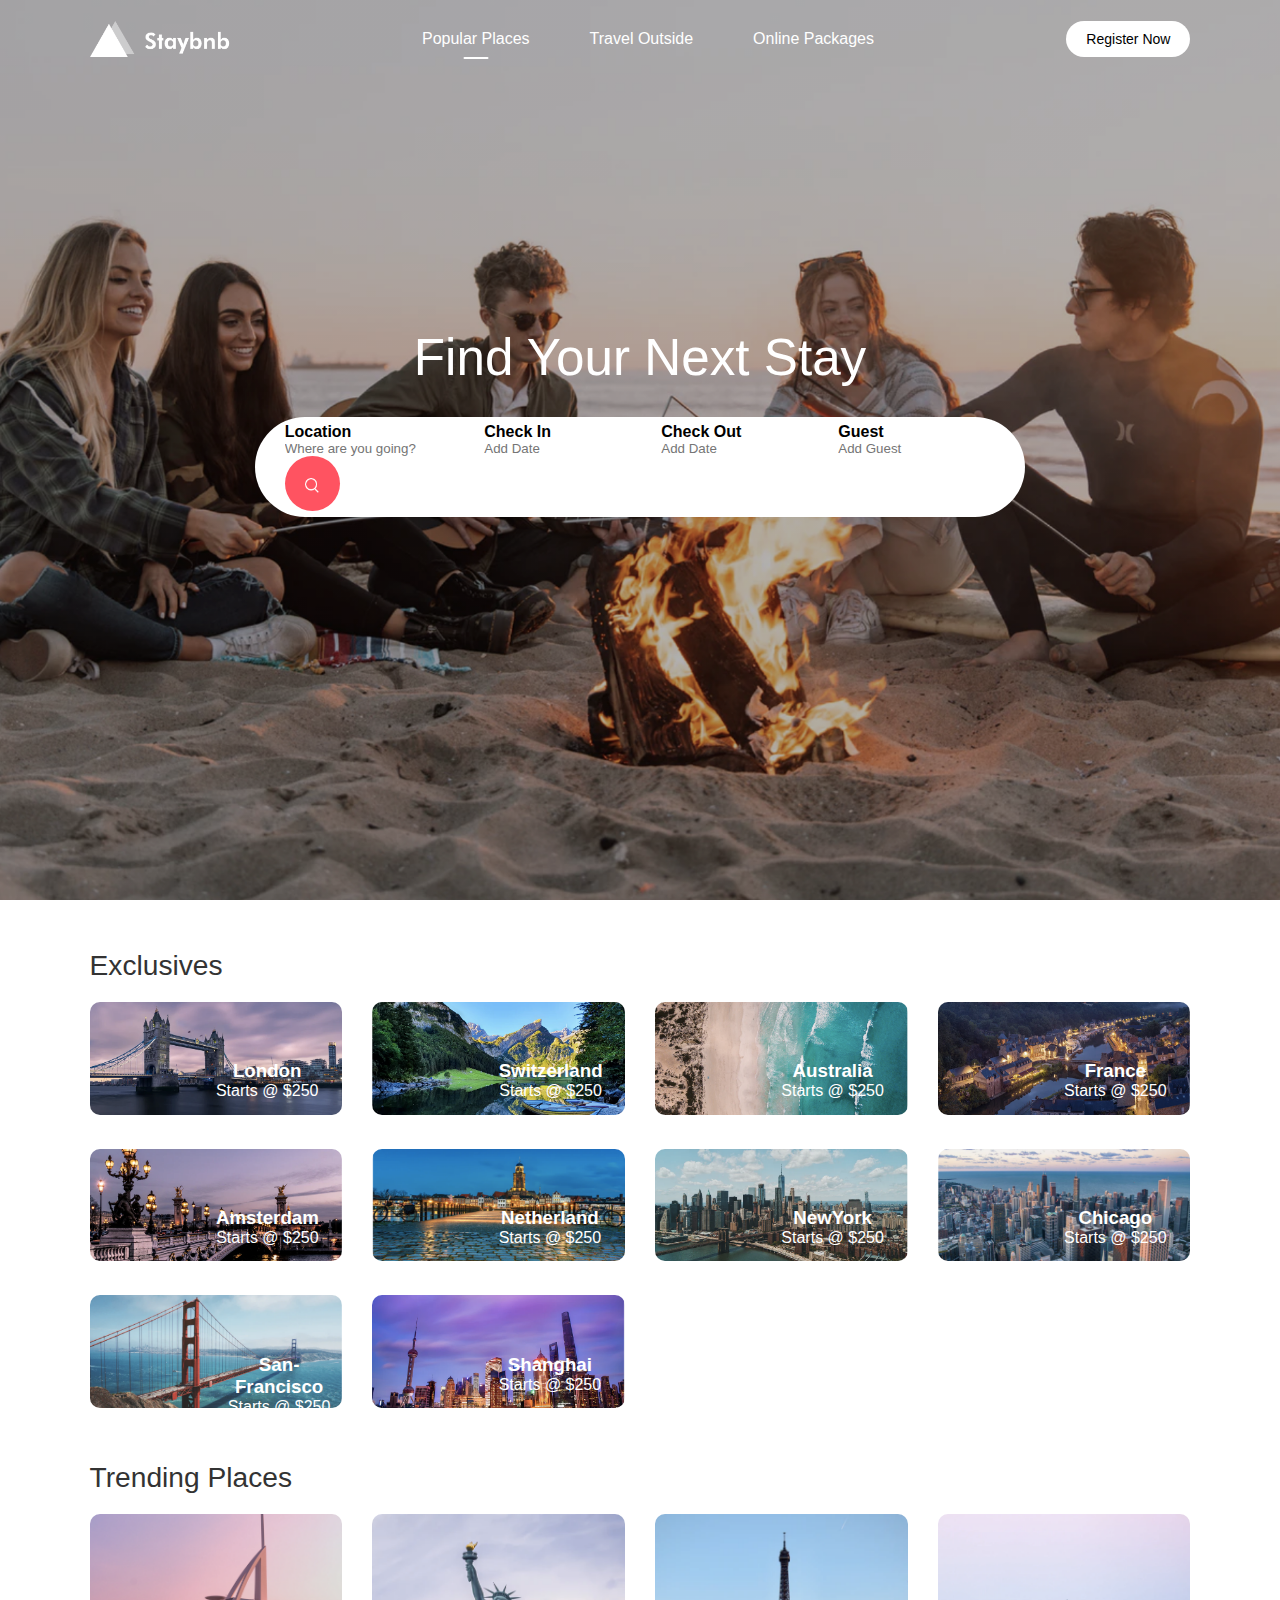
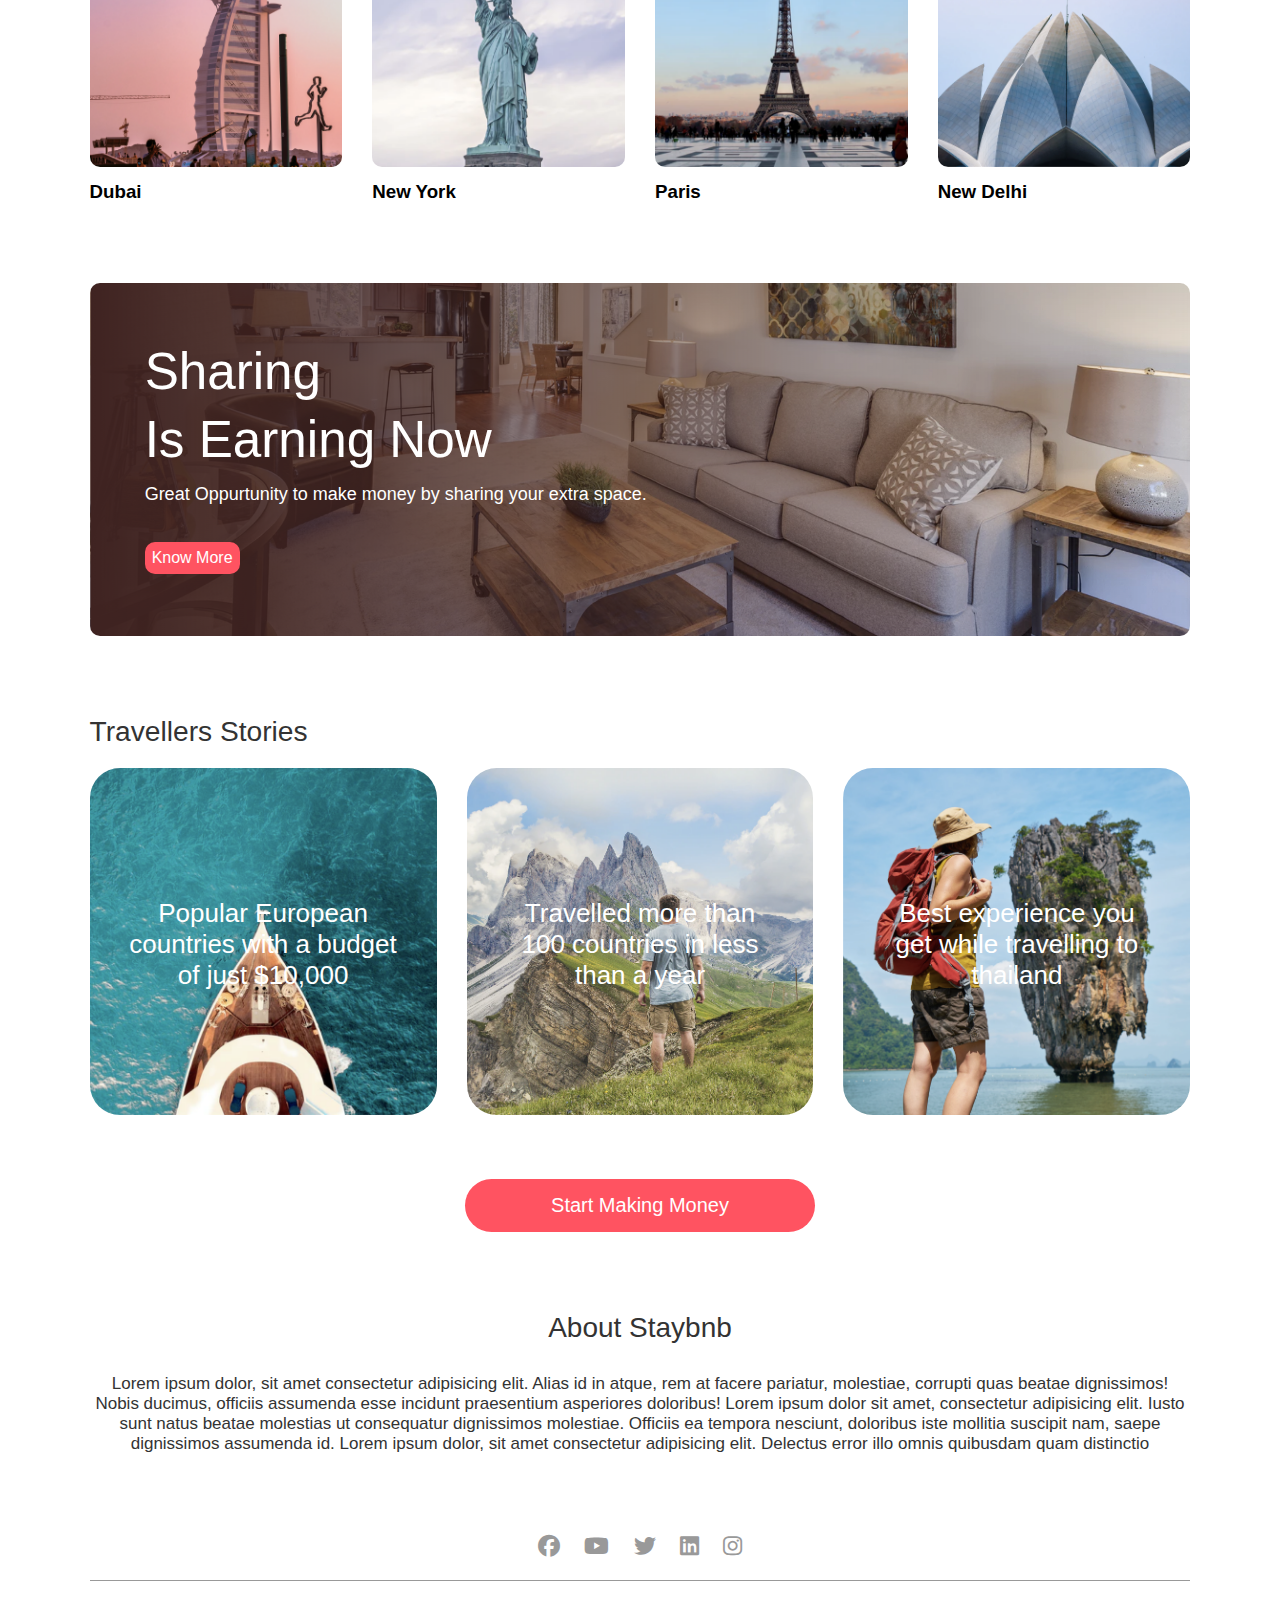
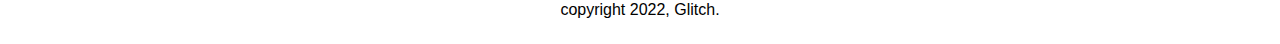
<file: index.html>
<!DOCTYPE html>
<html lang="en">
<head>
    <meta charset="UTF-8">
    <meta http-equiv="X-UA-Compatible" content="IE=edge">
    <meta name="viewport" content="width=device-width, initial-scale=1.0">
    <link rel="stylesheet" href="style.css">
    <link rel="stylesheet" href="https://cdnjs.cloudflare.com/ajax/libs/font-awesome/6.2.1/css/all.min.css">
    <title>Vacation-Home</title>
</head>
<body>
    <div class="header">
        <nav id="navBar">
            <img src="images/logo.png"  class="logo">
            <ul class="nav-link">
                <li><a href="#" class="active">Popular Places</a></li>
                <li><a href="#">Travel Outside</a></li>
                <li><a href="#">Online Packages</a></li>
            </ul>
            <a href="#" class="register-btn">Register Now</a>
            <i class="fa-solid fa-bars" onclick="togglebtn()"></i>
        </nav>
        <div class="container">
            <h1>Find Your Next Stay</h1>
            <div class="search-bar">
                <form>
                    <div class="location-input">
                        <label>Location</label>
                        <input type="text" placeholder="Where are you going?">
                    </div>
                    <div>
                        <label>Check In</label>
                        <input type="text" placeholder="Add Date">
                    </div>
                    <div>
                        <label>Check Out</label>
                        <input type="text" placeholder="Add Date">
                    </div>
                    <div>
                        <label>Guest</label>
                        <input type="text" placeholder="Add Guest">
                    </div>
                    <button type="submit"><img src="images/search.png"></button>
                </form>
            </div>
        </div>
    </div>

    <div class="container">
        <h2 class="sub-title">Exclusives</h2>
        <div class="exclusive">
            <div>
                <img src="images/image-1.png">
                <span>
                    <h3>London</h3>
                    <p>Starts @ $250</p>
                </span>
            </div>
            <div>
                <img src="images/image-2.png">
                <span>
                    <h3>Switzerland</h3>
                    <p>Starts @ $250</p>
                </span>
            </div>
            <div>
                <img src="images/image-3.png">
                <span>
                    <h3>Australia</h3>
                    <p>Starts @ $250</p>
                </span>
            </div>
            <div>
                <img src="images/image-4.png">
                <span>
                    <h3>France</h3>
                    <p>Starts @ $250</p>
                </span>
            </div>
            <div>
                <img src="images/image-5.png">
                <span>
                    <h3>Amsterdam</h3>
                    <p>Starts @ $250</p>
                </span>
            </div>
            <div>
                <img src="images/image-6.png">
                <span>
                    <h3>Netherland</h3>
                    <p>Starts @ $250</p>
                </span>
            </div>
            <div>
                <img src="images/image-7.png">
                <span>
                    <h3>NewYork</h3>
                    <p>Starts @ $250</p>
                </span>
            </div>
            <div>
                <img src="images/image-8.png">
                <span>
                    <h3>Chicago</h3>
                    <p>Starts @ $250</p>
                </span>
            </div>
            <div>
                <img src="images/image-9.png">
                <span>
                    <h3>San-Francisco</h3>
                    <p>Starts @ $250</p>
                </span>
            </div>
            <div>
                <img src="images/image-10.png">
                <span>
                    <h3>Shanghai</h3>
                    <p>Starts @ $250</p>
                </span>
            </div>
        </div>


        <h2 class="sub-title">Trending Places</h2>
        <div class="trending">
            <div>
                <img src="images/dubai.png">
                <h3>Dubai</h3>
            </div>
            <div>
                <img src="images/new-york.png">
                <h3>New York</h3>
            </div>  
            <div>
                <img src="images/paris.png">
                <h3>Paris</h3>
            </div>
            <div>
                <img src="images/new-delhi.png">
                <h3>New Delhi</h3>
            </div>
        </div>

        <div class="cta">
            <h3>Sharing <br>Is Earning Now</h3>
            <p>Great Oppurtunity to make money by sharing your extra space.</p>
            <a href="#" class="cta-btn">Know More</a>
        </div>

        <div class="sub-title">Travellers Stories</div>
        <div class="stories">
            <div>
                <img src="images/story-1.png">
                <p>Popular European countries with a budget of just $10,000</p>
            </div>
            <div>
                <img src="images/story-2.png">
                <p>Travelled more than 100 countries in less than a year</p>
            </div>
            <div>
                <img src="images/story-3.png">
                <p>Best experience you get while travelling to thailand</p>
            </div>
        </div>
        <a href="#" class="start-btn">Start Making Money</a>

        <div class="about-msg">
            <h2>About Staybnb</h2>
            <p>Lorem ipsum dolor, sit amet consectetur adipisicing elit. Alias id in atque, rem at facere pariatur, molestiae, 
                corrupti quas beatae dignissimos! Nobis ducimus, officiis assumenda esse incidunt praesentium asperiores doloribus!
                Lorem ipsum dolor sit amet, consectetur adipisicing elit. Iusto sunt natus beatae molestias ut consequatur dignissimos
                 molestiae. Officiis ea tempora nesciunt, doloribus iste mollitia suscipit nam, saepe dignissimos assumenda id.
                 Lorem ipsum dolor, sit amet consectetur adipisicing elit. Delectus error illo omnis quibusdam quam distinctio 
            </p>
        </div>

        <div class="footer">
            <a href="https://facebook.com/"><i class="fa-brands fa-facebook"></i></a>
            <a href="https://youtube.com/"><i class="fa-brands fa-youtube"></i></a>
            <a href="https://twitter.com/"><i class="fa-brands fa-twitter"></i></a>
            <a href="https://linkedin.com/"><i class="fa-brands fa-linkedin"></i></a>
            <a href="https://instagram.com/"><i class="fa-brands fa-instagram"></i></a>
            <hr>
            <p>copyright 2022, Glitch.</p>
        </div>
    </div>

    <script>
        var navBar = document.getElementById("navBar");
        function togglebtn(){
            navBar.classList.toggle("hidemenu")
        }
    </script>
</body>
</html>
</file>
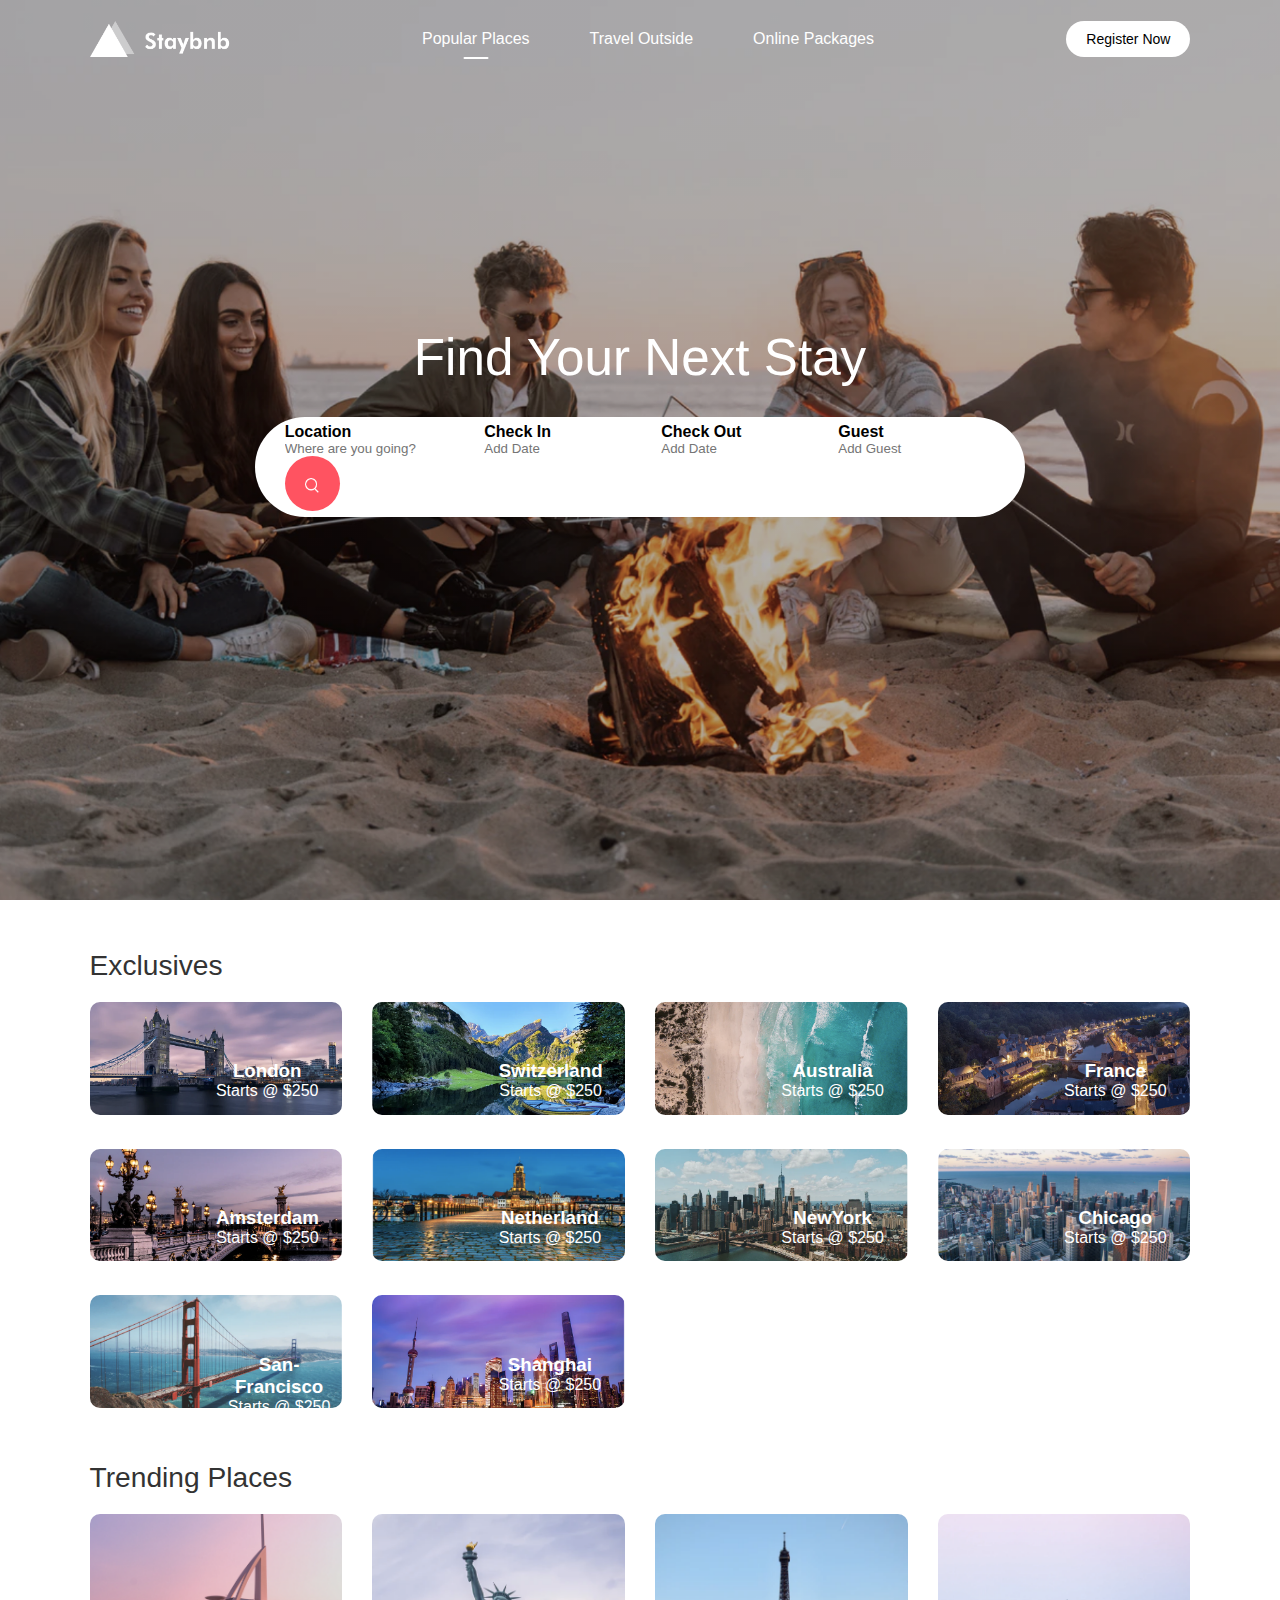
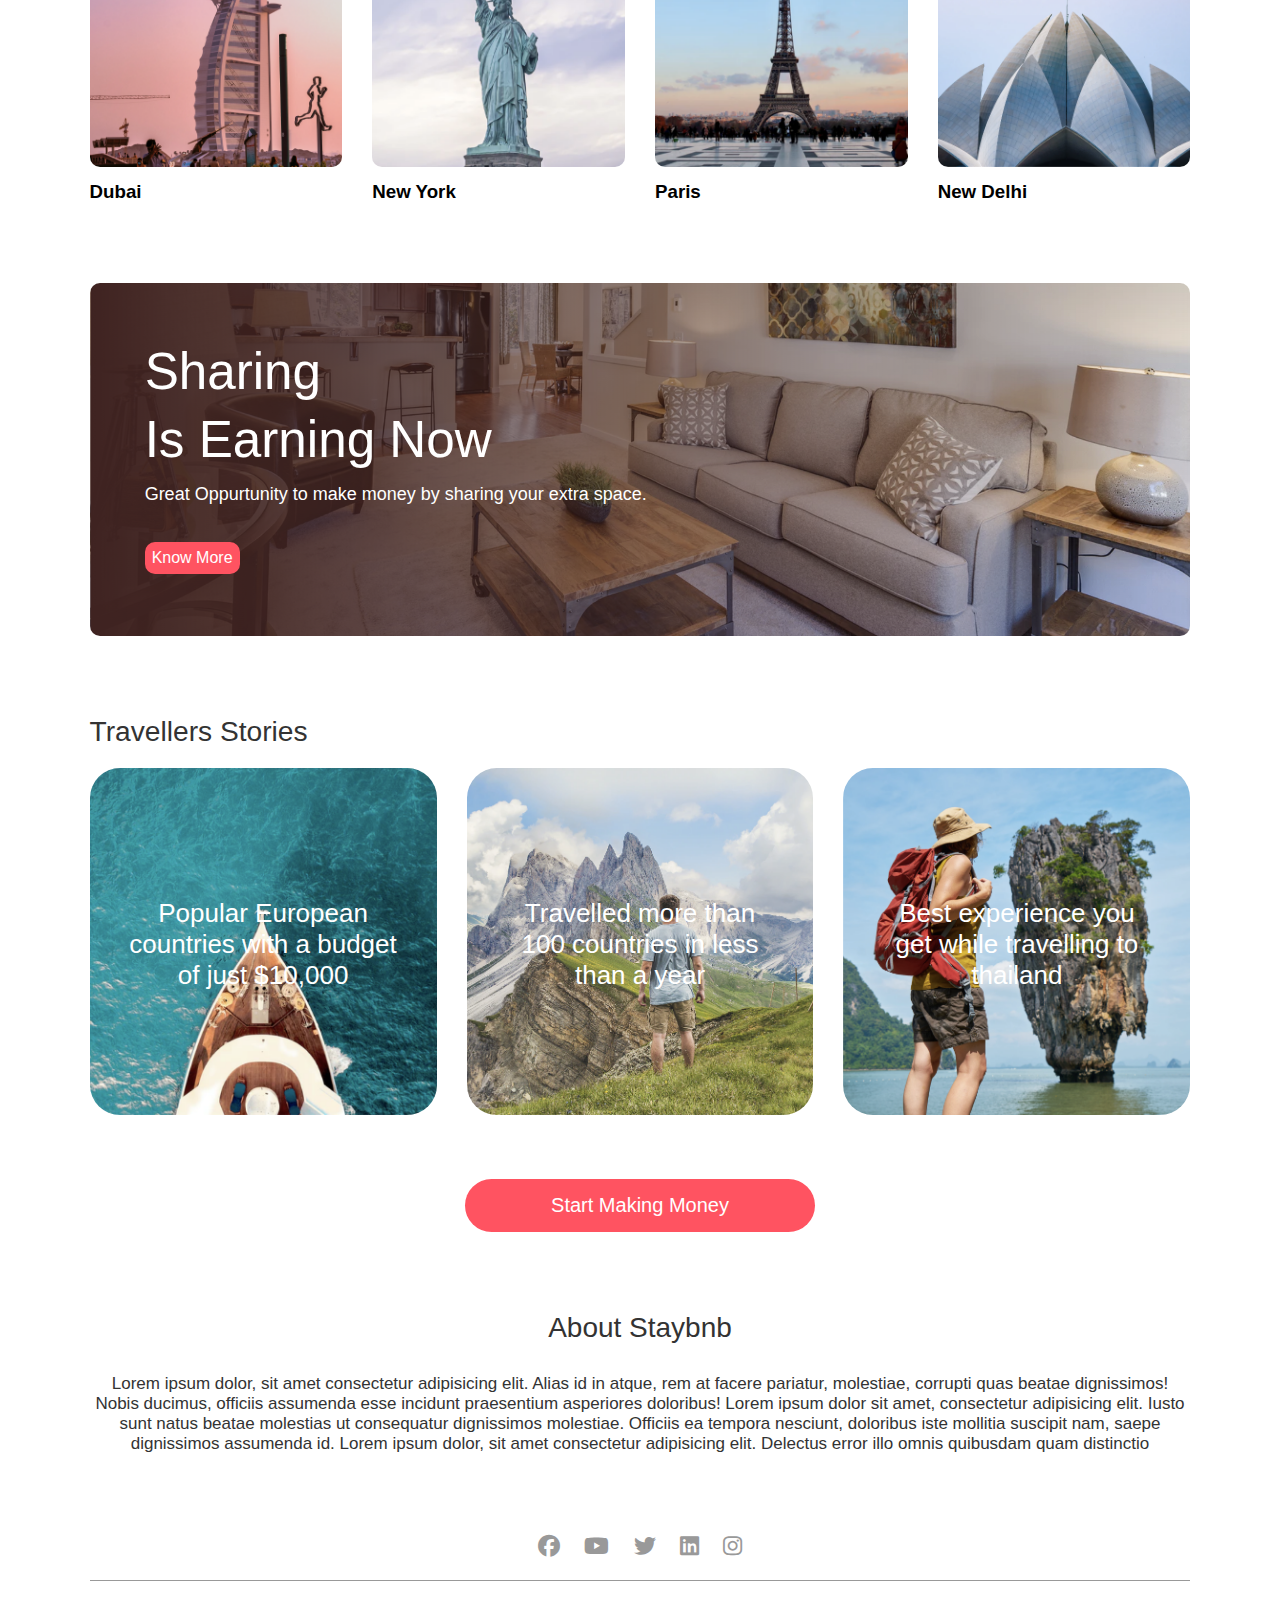
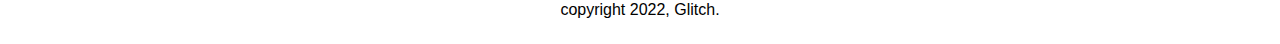
<file: home.html>
<!DOCTYPE html>
<html lang="en">
<head>
    <meta charset="UTF-8">
    <meta http-equiv="X-UA-Compatible" content="IE=edge">
    <meta name="viewport" content="width=device-width, initial-scale=1.0">
    <link rel="stylesheet" href="style.css">
    <link rel="stylesheet" href="https://cdnjs.cloudflare.com/ajax/libs/font-awesome/6.2.1/css/all.min.css">
    <title>Vacation-Home</title>
</head>
<body>
    <div class="header">
        <nav id="navBar">
            <img src="images/logo.png"  class="logo">
            <ul class="nav-link">
                <li><a href="#" class="active">Popular Places</a></li>
                <li><a href="#">Travel Outside</a></li>
                <li><a href="#">Online Packages</a></li>
            </ul>
            <a href="#" class="register-btn">Register Now</a>
            <i class="fa-solid fa-bars" onclick="togglebtn()"></i>
        </nav>
        <div class="container">
            <h1>Find Your Next Stay</h1>
            <div class="search-bar">
                <form>
                    <div class="location-input">
                        <label>Location</label>
                        <input type="text" placeholder="Where are you going?">
                    </div>
                    <div>
                        <label>Check In</label>
                        <input type="text" placeholder="Add Date">
                    </div>
                    <div>
                        <label>Check Out</label>
                        <input type="text" placeholder="Add Date">
                    </div>
                    <div>
                        <label>Guest</label>
                        <input type="text" placeholder="Add Guest">
                    </div>
                    <button type="submit"><img src="images/search.png"></button>
                </form>
            </div>
        </div>
    </div>

    <div class="container">
        <h2 class="sub-title">Exclusives</h2>
        <div class="exclusive">
            <div>
                <img src="images/image-1.png">
                <span>
                    <h3>London</h3>
                    <p>Starts @ $250</p>
                </span>
            </div>
            <div>
                <img src="images/image-2.png">
                <span>
                    <h3>Switzerland</h3>
                    <p>Starts @ $250</p>
                </span>
            </div>
            <div>
                <img src="images/image-3.png">
                <span>
                    <h3>Australia</h3>
                    <p>Starts @ $250</p>
                </span>
            </div>
            <div>
                <img src="images/image-4.png">
                <span>
                    <h3>France</h3>
                    <p>Starts @ $250</p>
                </span>
            </div>
            <div>
                <img src="images/image-5.png">
                <span>
                    <h3>Amsterdam</h3>
                    <p>Starts @ $250</p>
                </span>
            </div>
            <div>
                <img src="images/image-6.png">
                <span>
                    <h3>Netherland</h3>
                    <p>Starts @ $250</p>
                </span>
            </div>
            <div>
                <img src="images/image-7.png">
                <span>
                    <h3>NewYork</h3>
                    <p>Starts @ $250</p>
                </span>
            </div>
            <div>
                <img src="images/image-8.png">
                <span>
                    <h3>Chicago</h3>
                    <p>Starts @ $250</p>
                </span>
            </div>
            <div>
                <img src="images/image-9.png">
                <span>
                    <h3>San-Francisco</h3>
                    <p>Starts @ $250</p>
                </span>
            </div>
            <div>
                <img src="images/image-10.png">
                <span>
                    <h3>Shanghai</h3>
                    <p>Starts @ $250</p>
                </span>
            </div>
        </div>


        <h2 class="sub-title">Trending Places</h2>
        <div class="trending">
            <div>
                <img src="images/dubai.png">
                <h3>Dubai</h3>
            </div>
            <div>
                <img src="images/new-york.png">
                <h3>New York</h3>
            </div>  
            <div>
                <img src="images/paris.png">
                <h3>Paris</h3>
            </div>
            <div>
                <img src="images/new-delhi.png">
                <h3>New Delhi</h3>
            </div>
        </div>

        <div class="cta">
            <h3>Sharing <br>Is Earning Now</h3>
            <p>Great Oppurtunity to make money by sharing your extra space.</p>
            <a href="#" class="cta-btn">Know More</a>
        </div>

        <div class="sub-title">Travellers Stories</div>
        <div class="stories">
            <div>
                <img src="images/story-1.png">
                <p>Popular European countries with a budget of just $10,000</p>
            </div>
            <div>
                <img src="images/story-2.png">
                <p>Travelled more than 100 countries in less than a year</p>
            </div>
            <div>
                <img src="images/story-3.png">
                <p>Best experience you get while travelling to thailand</p>
            </div>
        </div>
        <a href="#" class="start-btn">Start Making Money</a>

        <div class="about-msg">
            <h2>About Staybnb</h2>
            <p>Lorem ipsum dolor, sit amet consectetur adipisicing elit. Alias id in atque, rem at facere pariatur, molestiae, 
                corrupti quas beatae dignissimos! Nobis ducimus, officiis assumenda esse incidunt praesentium asperiores doloribus!
                Lorem ipsum dolor sit amet, consectetur adipisicing elit. Iusto sunt natus beatae molestias ut consequatur dignissimos
                 molestiae. Officiis ea tempora nesciunt, doloribus iste mollitia suscipit nam, saepe dignissimos assumenda id.
                 Lorem ipsum dolor, sit amet consectetur adipisicing elit. Delectus error illo omnis quibusdam quam distinctio 
            </p>
        </div>

        <div class="footer">
            <a href="https://facebook.com/"><i class="fa-brands fa-facebook"></i></a>
            <a href="https://youtube.com/"><i class="fa-brands fa-youtube"></i></a>
            <a href="https://twitter.com/"><i class="fa-brands fa-twitter"></i></a>
            <a href="https://linkedin.com/"><i class="fa-brands fa-linkedin"></i></a>
            <a href="https://instagram.com/"><i class="fa-brands fa-instagram"></i></a>
            <hr>
            <p>copyright 2022, Glitch.</p>
        </div>
    </div>

    <script>
        var navBar = document.getElementById("navBar");
        function togglebtn(){
            navBar.classList.toggle("hidemenu")
        }
    </script>
</body>
</html>
</file>
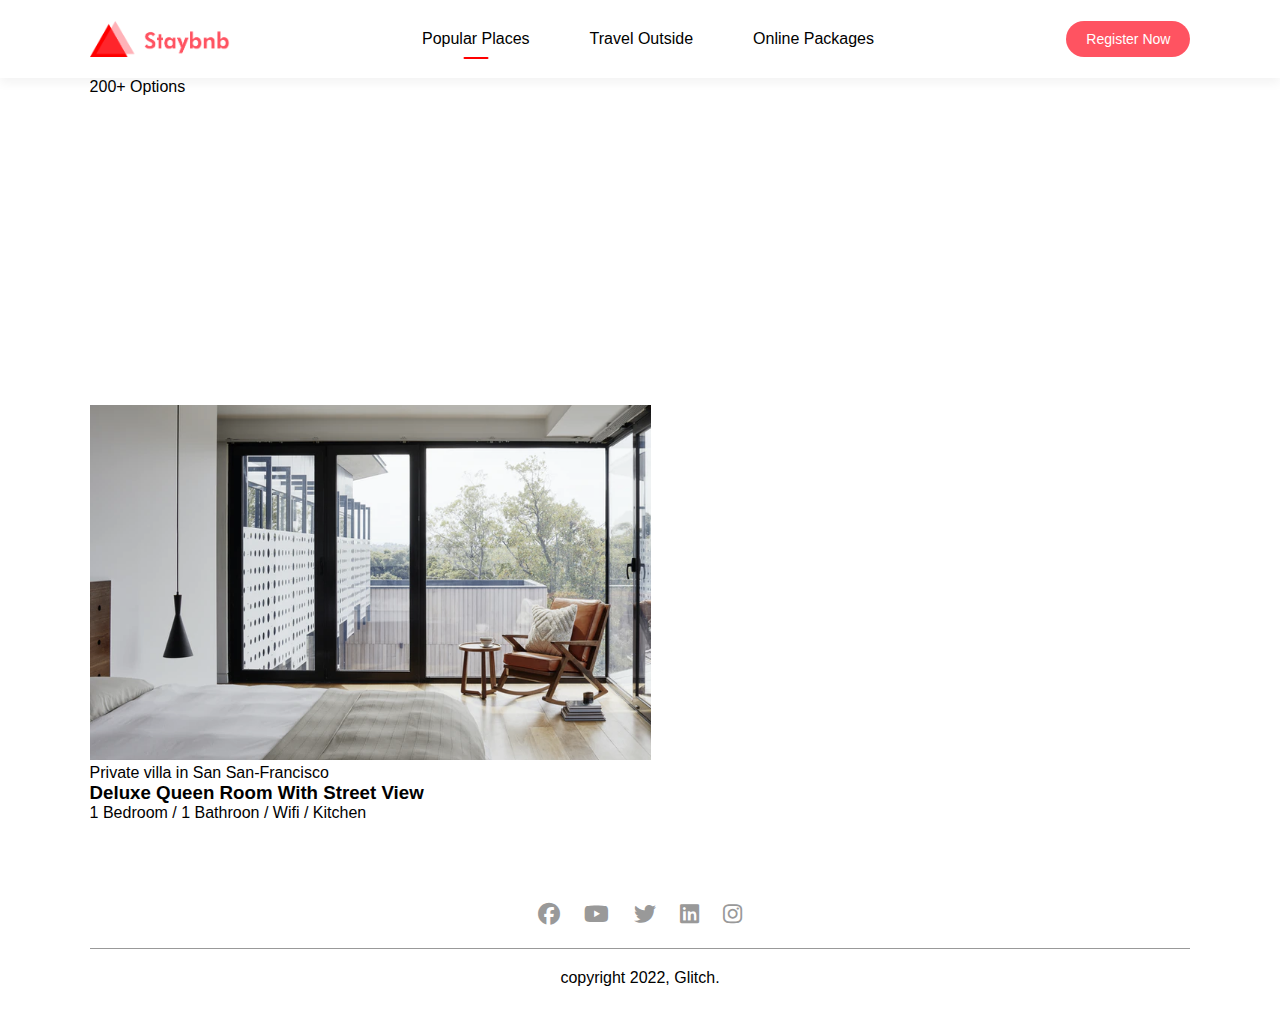
<file: listing.html>
<!DOCTYPE html>
<html lang="en">
<head>
    <meta charset="UTF-8">
    <meta http-equiv="X-UA-Compatible" content="IE=edge">
    <meta name="viewport" content="width=device-width, initial-scale=1.0">
    <link rel="stylesheet" href="style.css">
    <link rel="stylesheet" href="https://cdnjs.cloudflare.com/ajax/libs/font-awesome/6.2.1/css/all.min.css">
    <title>Vacation-Listing-Home</title>
</head>
<body>

    <nav id="navBar" class="navbar-white">
        <img src="images/logo-red.png"  class="logo">
        <ul class="nav-link">
            <li><a href="#" class="active">Popular Places</a></li>
            <li><a href="#">Travel Outside</a></li>
            <li><a href="#">Online Packages</a></li>
        </ul>
        <a href="#" class="register-btn">Register Now</a>
        <i class="fa-solid fa-bars" onclick="togglebtn()"></i>
    </nav>
    <div class="container">
        <div class="list-container">
            <div class="left-col">
                <p>200+ Options</p>
                <h1>Recommended Places in San San-Francisco</h1>
                <div class="house">
                    <div class="house-img">
                        <img src="images/image-s1.png">
                    </div>
                    <div class="house-info">
                        <p>Private villa in San San-Francisco</p>
                        <h3>Deluxe Queen Room With Street View </h3>
                        <p>1 Bedroom / 1 Bathroon / Wifi / Kitchen</p>
                    </div>
                </div>
            </div>
            <div class="right-col"></div>

        </div>








        <div class="footer">
            <a href="https://facebook.com/"><i class="fa-brands fa-facebook"></i></a>
            <a href="https://youtube.com/"><i class="fa-brands fa-youtube"></i></a>
            <a href="https://twitter.com/"><i class="fa-brands fa-twitter"></i></a>
            <a href="https://linkedin.com/"><i class="fa-brands fa-linkedin"></i></a>
            <a href="https://instagram.com/"><i class="fa-brands fa-instagram"></i></a>
            <hr>
            <p>copyright 2022, Glitch.</p>
        </div>
    </div>


    <script>
        var navBar = document.getElementById("navBar");
        function togglebtn(){
            navBar.classList.toggle("hidemenu")
        }
    </script>

    
</body>
</html>
</file>
<file: style.css>
*{
    margin: 0;
    padding: 0;
    box-sizing: border-box;
    font-family: 'poppins', sans-serif;
}

.header{
    min-height: 100vh;
    width: 100%;
    background-image: linear-gradient(rgba(0,0,0,0.3),rgba(0,0,0,0.3)), url(images/banner.png);
    background-size: cover;
    background-position: center;
}

nav{
    display: flex;
    align-items: center;
    justify-content: space-between;
    padding: 20px 7%;
    max-height: 100px;
    overflow: hidden;
    transition: max-height 0.5s;
}

.logo{
    width: 140px;
    cursor: pointer;
}

nav .nav-link{
    display: flex;
}

nav .nav-link li{
    list-style: none;
    display: inline-block;
    margin: 10px 30px;
}

nav .fa-bars{
    display: block;
    position: fixed;
    top: 4%;
    right: 7%;
    color: #fff;
    font-size: 28px;
}

.nav-link li a{
    text-decoration: none;
    color: white;
    
}

.register-btn{
    background-color: white;
    color: black;
    padding: 10px 20px;
    border-radius: 20px;
    text-decoration: none;
    font-size: 14px;
}

.container{
    padding: 0 7%;
}

.container h1{
    font-size: 4vw;
    font-weight: 500;
    color: white;
    text-align: center;
    padding-top: 250px;
}

.search-bar{
    background: white;
    width: 70%;
    margin: 30px auto;
    padding: 6px 10px 6px 30px;
    border-radius: 50px;
}


.search-bar form{
    display: flex;
    flex-wrap: wrap;
    align-items: center;
}

.search-bar form input{
    display: block;
    border: 0;
    outline: none;
    background: transparent;
}

.search-bar form button{
    background: #ff5361;
    width: 55px;
    height: 55px;
    border-radius: 60px;
    border: 0;
    outline: none;
    cursor: pointer;
}

.search-bar form button img{
    width: 14px;
    margin-top: 7px;
}

.location-input{
    flex: 1;
}

.search-bar form label{
    font-weight: 600;
}


/*-----------------EXCLUSIVES ----------- */

.sub-title{
    margin: 50px 0 20px;
    font-size: 2.2vw;
    font-weight: 500;
    color: #333;
}


.exclusive{
    display: grid;
    grid-template-columns: repeat(auto-fit, minmax(200px, 1fr));
    grid-gap: 30px;
}

.exclusive div img{
    width: 100%;
    border-radius: 10px;
}

.exclusive div{
    position: relative;
}

.exclusive div span{
    position: absolute;
    top: 50%;
    left: 50%;
    transform: translate(-50% -50%);
    text-align: center;
    color: white;
}

/*---------------Trending Places -------------------*/

.trending{
    display: grid;
    grid-template-columns: repeat(auto-fit, minmax(200px, 1fr));
    grid-gap: 30px;
    margin-bottom: 30px;
}

.trending div img{
    width: 100%;
    border-radius: 10px;
}


.trending h3{
    font-weight: 600;
    margin-top: 10px;
}

/* ------------ call to action ---------------- */

.cta{
    margin: 80px 0px;
    background-image: linear-gradient(to right, #3f2321, transparent), url(images/banner-2.png);
    background-size: cover;
    background-position: center;
    border-radius: 10px;
    padding: 5%;
    color: white;
}

.cta h3{
    font-size: 4vw;
    line-height: 5.3vw;
    font-weight: 500;
}

.cta p{
    font-size: 18px;
    margin: 10px 0 30px;
}

.cta-btn{
    background-color: #ff5361;
    color: white;
    text-decoration: none;
    margin: 7px 0;
    padding: 7px;
    border-radius: 10px;
    display: inline-block;
    transition: 0.5s;
}

.cta-btn:hover{
    background-color: blue;
    color: red;
}

/*---------------------Travellers Stories---------------*/

.stories{
    display: grid;
    grid-template-columns: repeat(auto-fit, minmax(200px, 1fr));
    grid-gap: 30px;
    margin-bottom: 30px;
}

.stories div img{
    width: 100%;
    border-radius: 30px;
}


.stories div{
    position: relative;
    text-align: center;
}


.stories p{
    width: 80%;
    position: absolute;
    top: 50%;
    left: 50%;
    transform: translate(-50%, -50%);
    color: white;
    font-size: 26px;
}

.start-btn{
    text-decoration: none;
    background-color: #ff5361;
    color: #fff;
    width: 80%;
    max-width: 350px;
    display: block;
    text-align: center;
    margin: 60px auto;
    padding: 15px;
    border-radius: 30px;
    font-size: 20px;
}

.about-msg{
    text-align: center;
    margin: 80px 0;
    color: #333;
    font-size: 17px;
}

.about-msg h2{
    margin-bottom: 30px;
    font-size: 28px;
    font-weight: 500;
}

.footer{
    margin: 80px 0 10px;
    text-align: center;
}

.footer a{
    text-decoration: none;
    color: #999;
    font-size: 22px;
    margin: 0 10px;
}

.footer hr{
    background-color: #999;
    height: 1px;
    width: 100%;
    border: 0;
    margin: 20px 0;
}

.footer p{
   padding-bottom: 15px;
}

.active{
    position: relative;
}

.active::after{
    content: '';
    background: #fff;
    width: 25px;
    height: 2px;
    position: absolute;
    left: 50%;
    transform: translateX(-50%);
    bottom: -12px;
    border-radius: 2px;
}

nav .fa-bars{
    display: none;
}
/*-----------FOR MEDIA QUERIES I.E FOR SMALLER SCREEN-------------*/

@media only screen and (max-width: 700px) {

    .logo{
        position: fixed;
        top: 4%;
        left: 7%;
    }

    nav{
        z-index: 100;
        padding: 100px 5% 0;
        position: fixed;
        top: 0;
        display: inline-block;
        width: 100%;
        text-align: right;
        background: black;
    }
    nav .nav-link{
        display: inline-block;
        margin: 10px 0;
    }

    nav .nav-link li{
        display: block;
        margin: 10px 0;
    }

    
    .register-btn{
        margin: 15px 0 10px;
        display: inline-block;
    }

    nav .fa-bars{
        display: block;
        position: fixed;
        top: 4%;
        right: 7%;
        color: white;
        font-size: 25px;
    }

    .active::after{
        left: -40px;
        transform: translate(0, 50%);
        bottom: 50%;
    }

    .hidemenu{
        max-height: 300px;
    }

    .header h1{
        font-size: 7vw;
    }

    .search-bar{
        width: 90%;
        margin: 30px auto;
        padding: 20px 10px 30px;
        border-radius: 5px;
    }
    .search-bar form input{
        display: block;
        border: 0;
        outline: none;
        margin: 10px 0;
        background: transparent;

    }
}


/* listing pages css categories */

.navbar-white{
    background: white;
    box-shadow: 0 5px 10px rgba(0,0,0,0.05);
}

.navbar-white .nav-link li a{
    color: black;
}

.navbar-white .register-btn{
    background: #ff5361;
    color: #fff;
}

.navbar-white .fa-bars{
    color: black;
}

.navbar-white .active::after{
    background: red;
}
</file>
